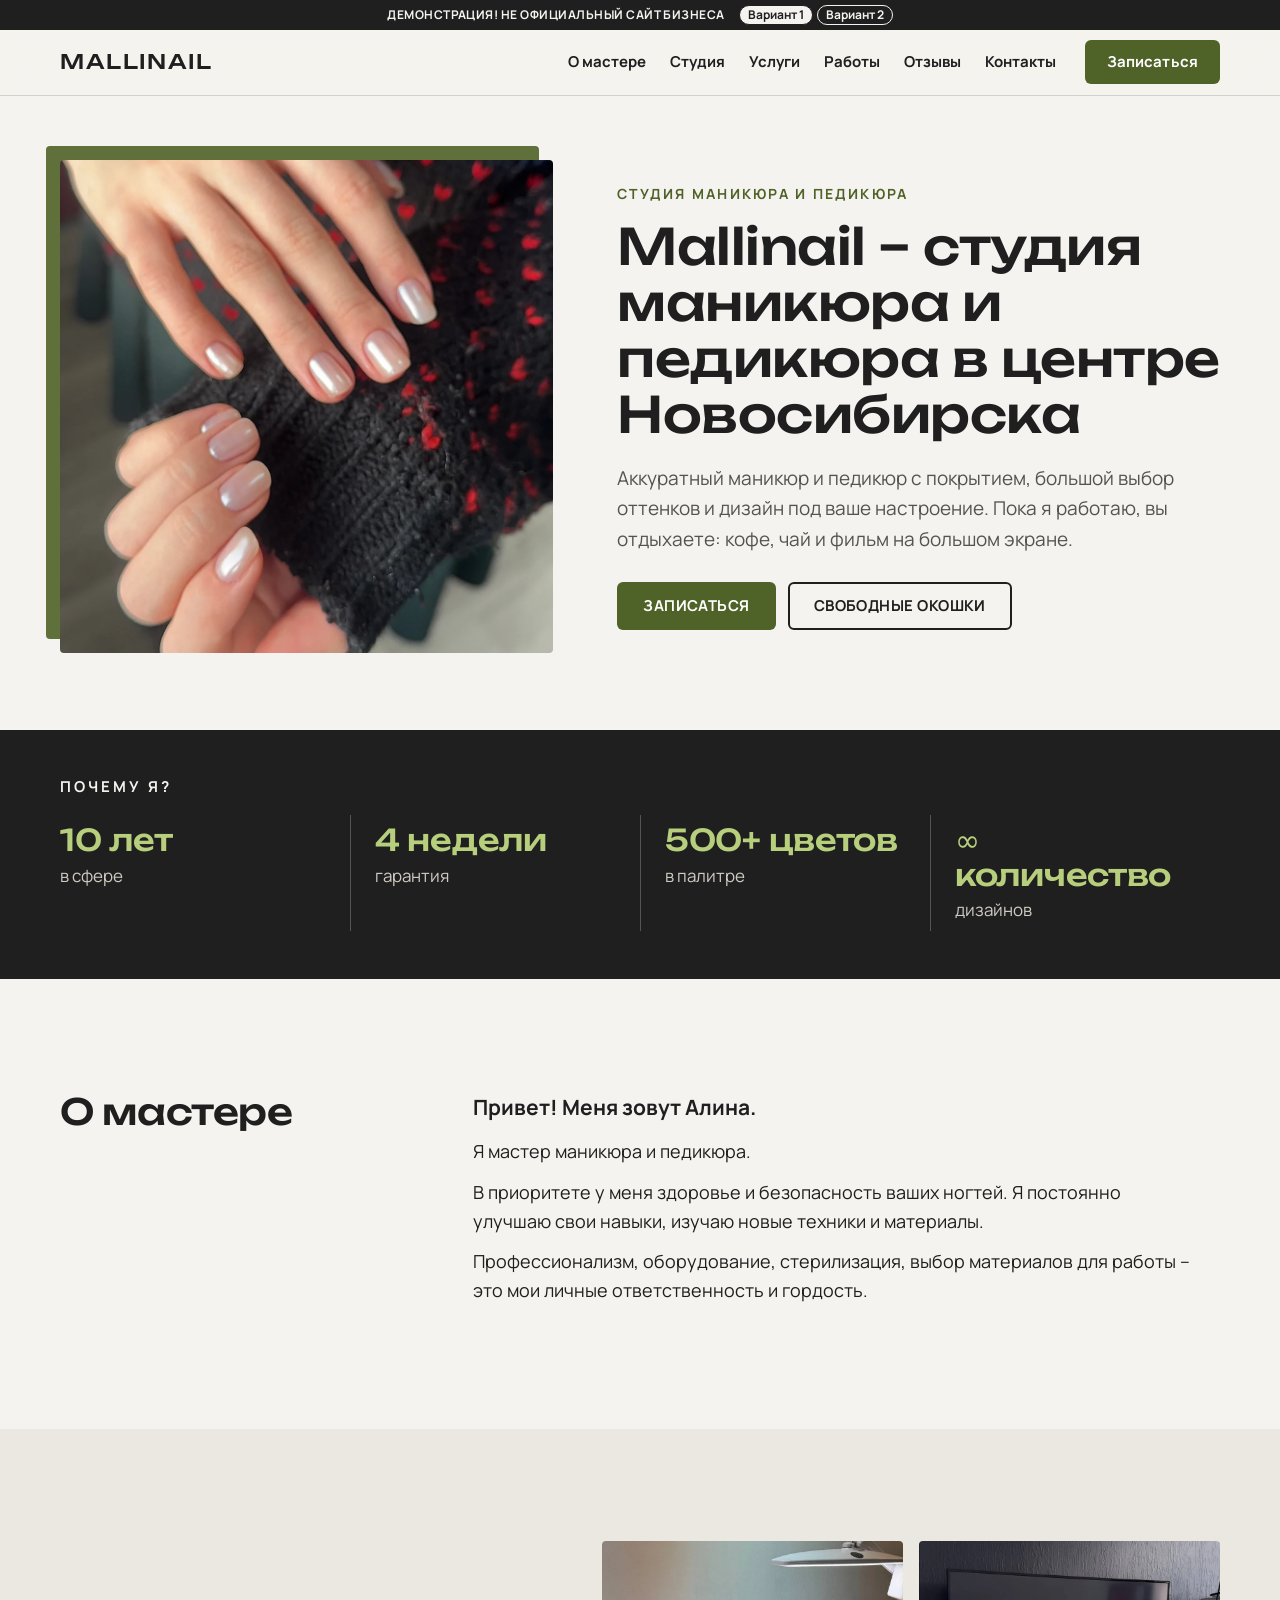
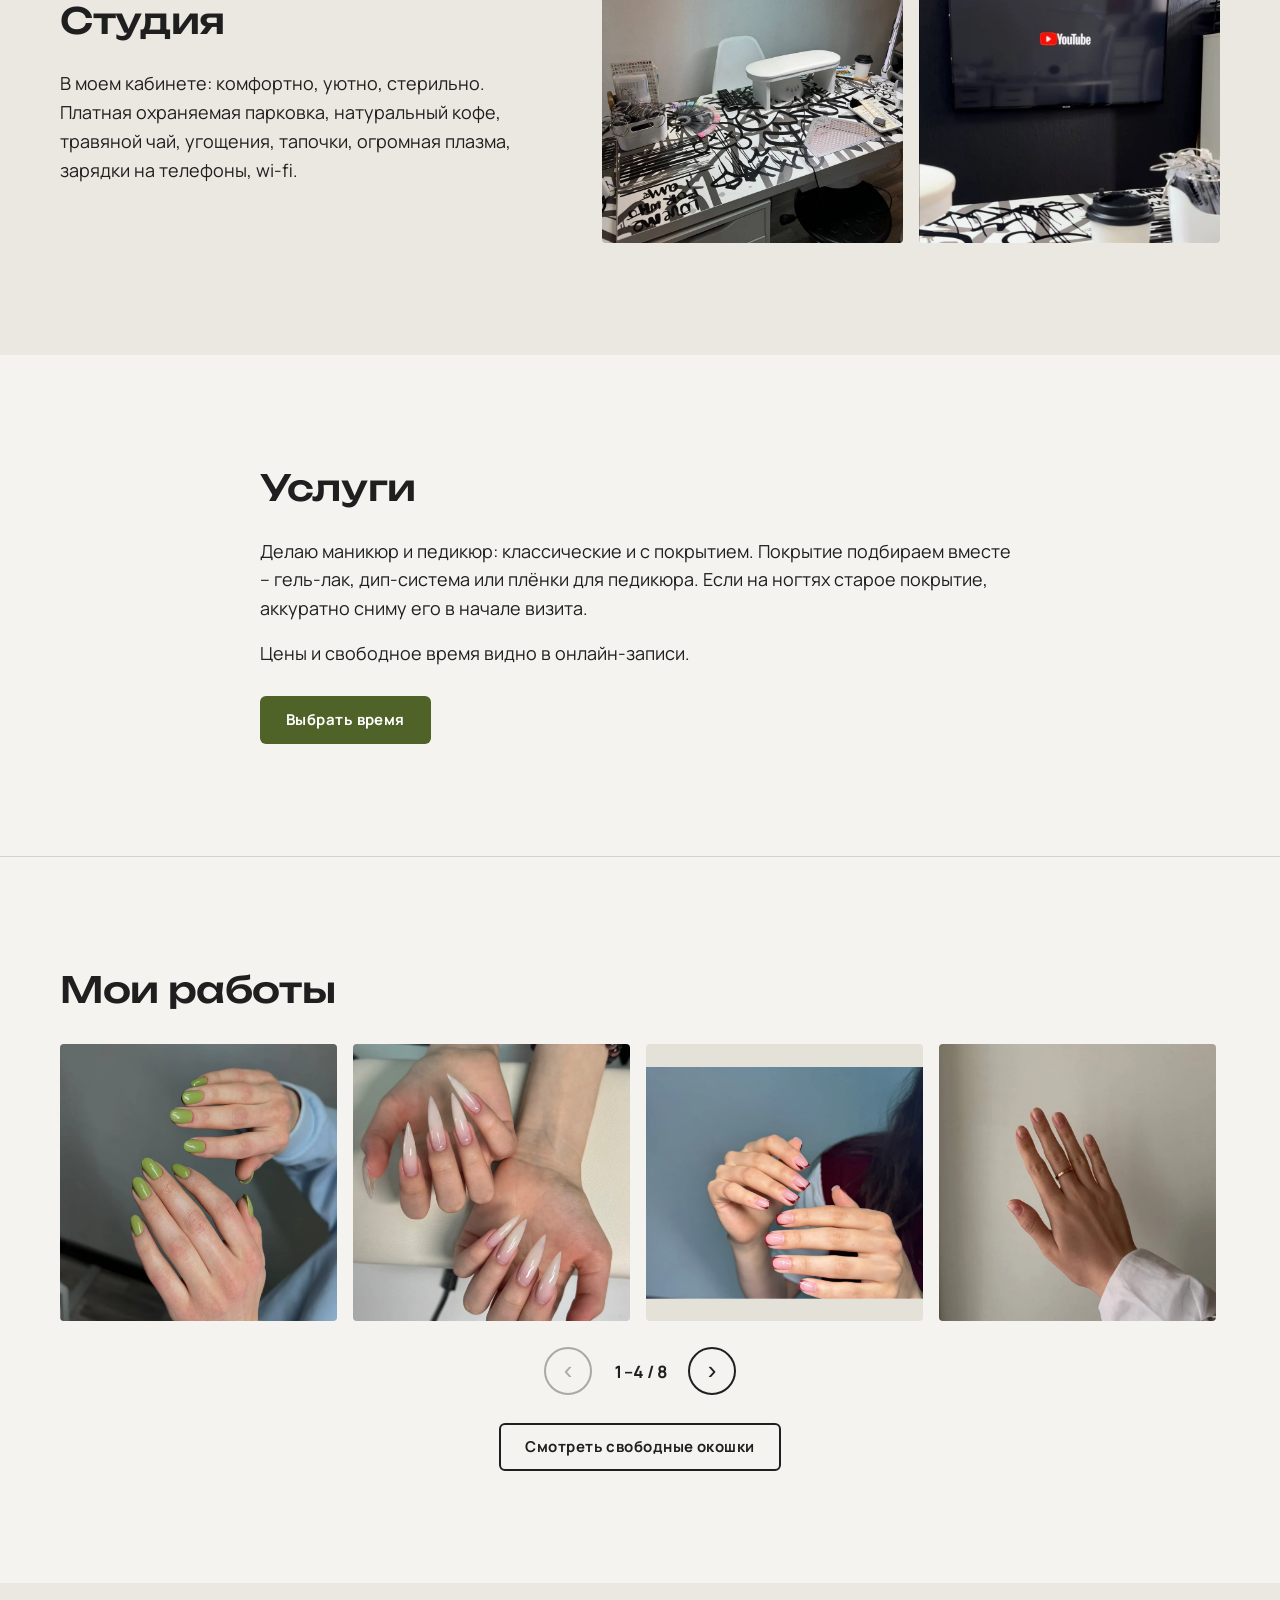
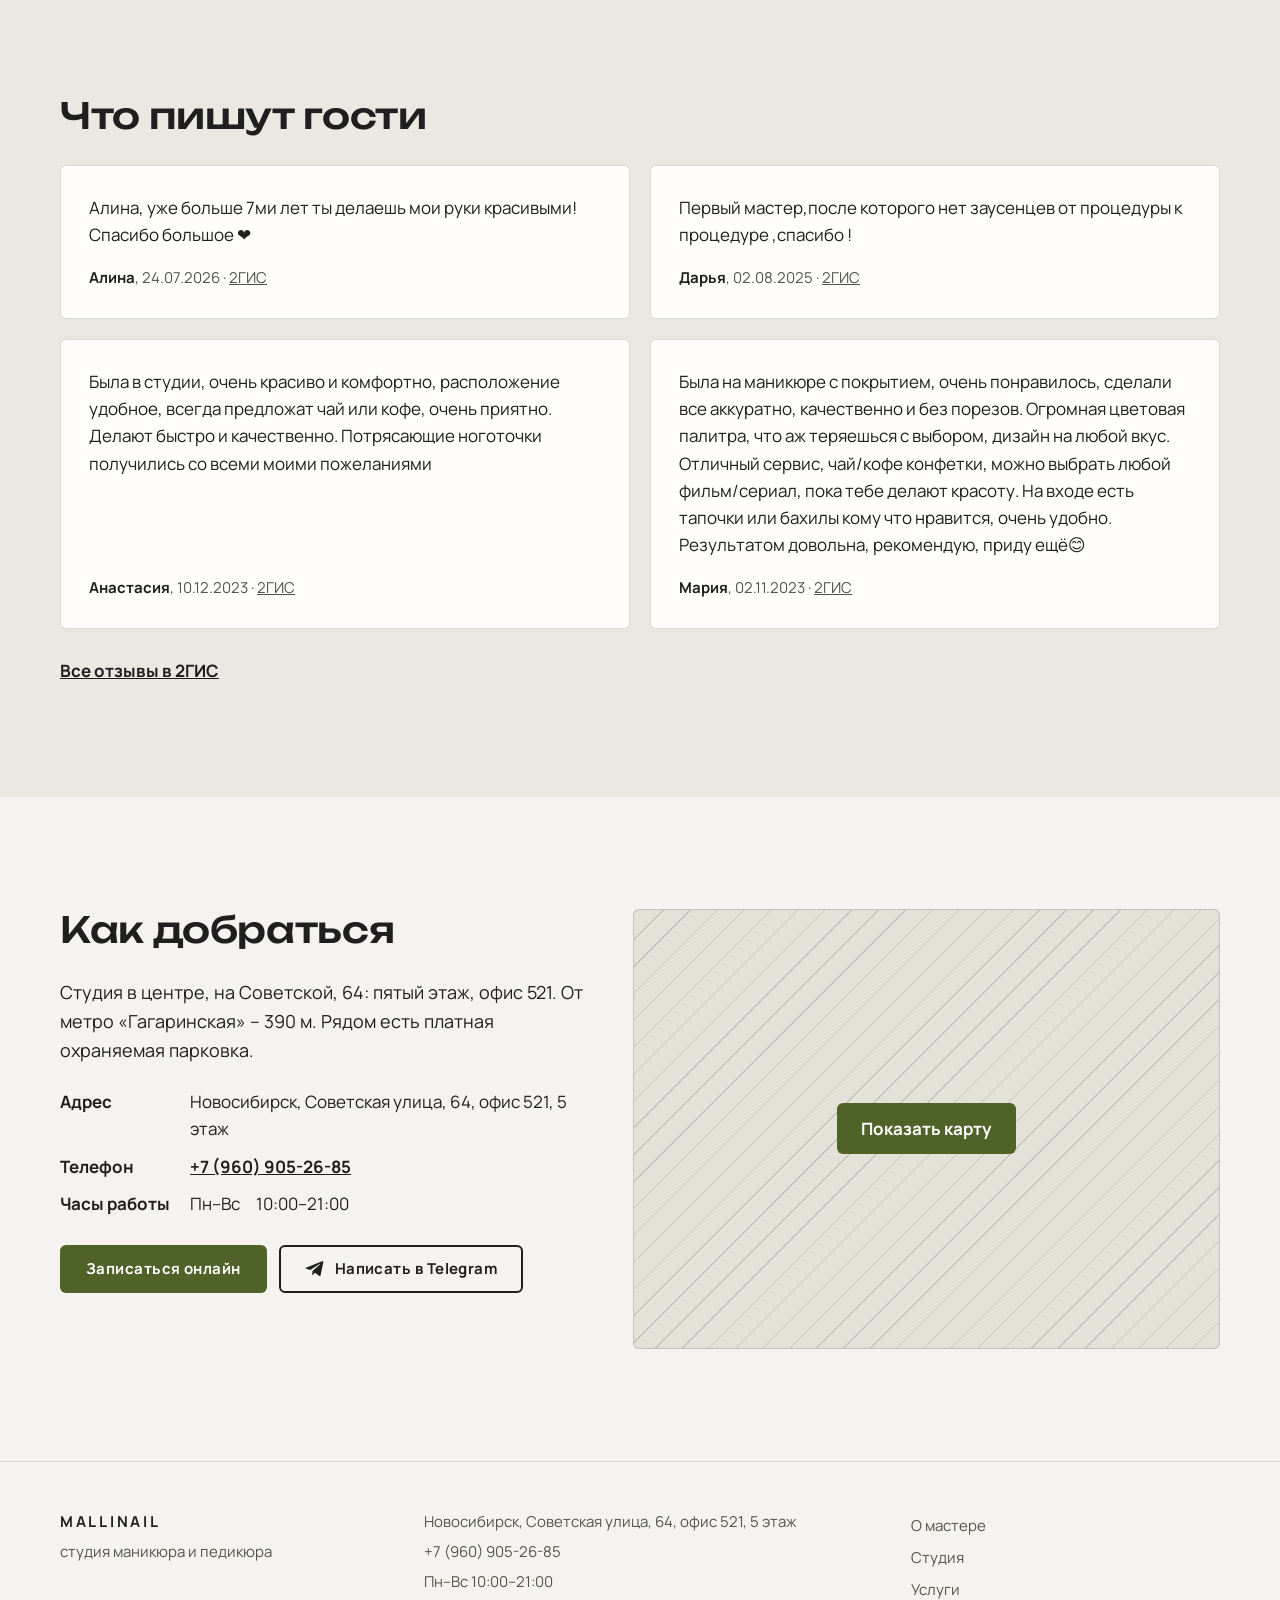
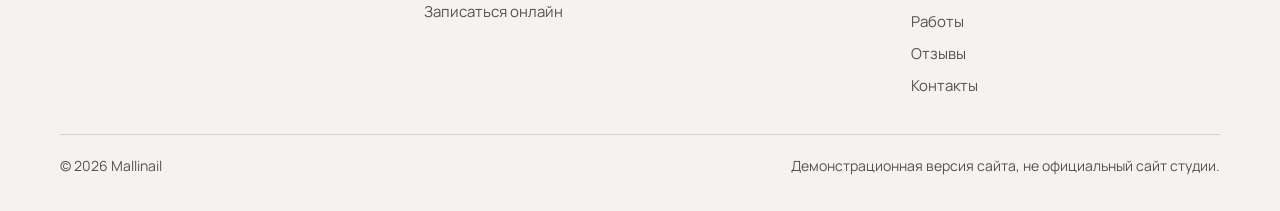
<file: index.html>
<!doctype html>
<html lang="ru">
<head>
<meta charset="utf-8">
<meta name="viewport" content="width=device-width, initial-scale=1">
<meta name="robots" content="noindex, nofollow">
<title>Mallinail · студия маникюра и педикюра · Новосибирск</title>
<meta name="description" content="Mallinail: студия маникюра и педикюра на Советской, 64 в Новосибирске, у метро «Гагаринская». Маникюр и педикюр с покрытием, ежедневно с 10:00 до 21:00.">
<meta name="theme-color" content="#1f1f1f">
<link rel="icon" href="logos/favicon.ico" sizes="any">
<link rel="icon" type="image/png" sizes="32x32" href="logos/favicon-32x32.png">
<link rel="apple-touch-icon" href="logos/apple-touch-icon.png">
<link rel="preload" href="fonts/unbounded-cyrillic-500.woff2" as="font" type="font/woff2" crossorigin>
<link rel="preload" href="fonts/manrope-cyrillic-400.woff2" as="font" type="font/woff2" crossorigin>
<link rel="preload" href="img/work-02.webp" as="image" type="image/webp" fetchpriority="high">
<link rel="stylesheet" href="css/fonts.css">
<link rel="stylesheet" href="css/main.css">
<script>document.documentElement.classList.add('js')</script>
</head>
<body>
<div class="top" id="top">
<div class="demo" role="note"><span class="demo__t">ДЕМОНСТРАЦИЯ! НЕ ОФИЦИАЛЬНЫЙ САЙТ БИЗНЕСА</span><span class="demo__sw" aria-label="Варианты дизайна"><a href="./" aria-current="page">Вариант 1</a><a href="v2/">Вариант 2</a></span></div>
<header class="hdr">
<a class="brand" href="#hero"><span class="brand__name">MALLINAIL</span></a>
<nav class="nav" id="nav" aria-label="Разделы"><ul><li><a href="#master">О мастере</a></li><li><a href="#studio">Студия</a></li><li><a href="#services">Услуги</a></li><li><a href="#works">Работы</a></li><li><a href="#reviews">Отзывы</a></li><li><a href="#contacts">Контакты</a></li></ul></nav>
<a class="btn btn--acc hdr__btn" href="https://dikidi.net/1754512" target="_blank" rel="noopener">Записаться</a>
<button class="burger" type="button" aria-expanded="false" aria-controls="nav" aria-label="Меню"><span></span><span></span><span></span></button>
</header>
</div>
<div class="spacer" aria-hidden="true"></div>
<main>
<section class="hero" id="hero">
<div class="wrap hero__grid">
<div class="hero__photo"><div class="hero__frame"><img src="img/work-02.webp" width="1024" height="1024" alt="Короткие перламутровые ногти" decoding="async" fetchpriority="high"></div></div>
<div class="hero__text">
<p class="eyebrow">студия маникюра и педикюра</p>
<h1 class="h1">Mallinail – студия маникюра и педикюра в центре Новосибирска</h1>
<p class="lead">Аккуратный маникюр и педикюр с покрытием, большой выбор оттенков и дизайн под ваше настроение. Пока я работаю, вы отдыхаете: кофе, чай и фильм на большом экране.</p>
<div class="btns"><a class="btn btn--acc" href="https://dikidi.net/1754512" target="_blank" rel="noopener">ЗАПИСАТЬСЯ</a><a class="btn btn--line" href="https://dikidi.net/1754512" target="_blank" rel="noopener">СВОБОДНЫЕ ОКОШКИ</a></div>
</div>
</div>
</section>
<section class="sec why" id="why" aria-labelledby="why-h">
<div class="wrap">
<h2 class="h2" id="why-h">ПОЧЕМУ Я?</h2>
<ul class="why__list rv"><li class="why__i"><b>10 лет</b><span>в сфере</span></li><li class="why__i"><b>4 недели</b><span>гарантия</span></li><li class="why__i"><b>500+ цветов</b><span>в палитре</span></li><li class="why__i"><b>∞ количество</b><span>дизайнов</span></li></ul>
</div>
</section>
<section class="sec master" id="master">
<div class="wrap master__in">
<h2 class="h2">О мастере</h2>
<div class="master__text rv">
<p class="master__hi">Привет! Меня зовут Алина.</p>
<p>Я мастер маникюра и педикюра.</p>
<p>В приоритете у меня здоровье и безопасность ваших ногтей. Я постоянно улучшаю свои навыки, изучаю новые техники и материалы.</p>
<p>Профессионализм, оборудование, стерилизация, выбор материалов для работы – это мои личные ответственность и гордость.</p>
</div>
</div>
</section>
<section class="sec studio" id="studio">
<div class="wrap studio__in">
<div class="studio__text rv">
<h2 class="h2">Студия</h2>
<p>В моем кабинете: комфортно, уютно, стерильно. Платная охраняемая парковка, натуральный кофе, травяной чай, угощения, тапочки, огромная плазма, зарядки на телефоны, wi-fi.</p>
</div>
<div class="studio__pics"><figure class="pic rv"><img src="img/interior-desk-lamp.webp" width="960" height="962" alt="Маникюрный стол с лампой в кабинете Mallinail" loading="lazy" decoding="async"></figure><figure class="pic rv"><img src="img/interior-tv-coffee.webp" width="862" height="866" alt="Большой экран на стене и кофе на столе в кабинете Mallinail" loading="lazy" decoding="async"></figure></div>
</div>
</section>
<section class="sec services" id="services">
<div class="wrap services__in rv">
<h2 class="h2">Услуги</h2>
<p>Делаю маникюр и педикюр: классические и с покрытием. Покрытие подбираем вместе – гель-лак, дип-система или плёнки для педикюра. Если на ногтях старое покрытие, аккуратно сниму его в начале визита.</p>
<p>Цены и свободное время видно в онлайн-записи.</p>
<a class="btn btn--acc" href="https://dikidi.net/1754512" target="_blank" rel="noopener">Выбрать время</a>
</div>
</section>
<section class="sec works" id="works">
<div class="wrap">
<h2 class="h2">Мои работы</h2>
<div class="reel" data-reel>
<ul class="reel__track" tabindex="0" aria-label="Мои работы, фото"><li class="slide"><div class="frame"><img src="img/work-03.webp" width="1024" height="1024" alt="Оливково-зелёные глянцевые ногти" loading="lazy" decoding="async"></div></li><li class="slide"><div class="frame"><img src="img/service-manikyur-gel.webp" width="1024" height="1024" alt="Длинные ногти с омбре, покрытие гель-лак" loading="lazy" decoding="async"></div></li><li class="slide"><div class="frame"><img src="img/work-01.webp" width="1024" height="856" alt="Нюдовый френч с тёмно-красной линией" loading="lazy" decoding="async"></div></li><li class="slide"><div class="frame"><img src="img/service-manikyur.webp" width="816" height="816" alt="Аккуратный маникюр без покрытия" loading="lazy" decoding="async"></div></li><li class="slide"><div class="frame"><img src="img/service-pedikyur-gel-lak.webp" width="1023" height="1024" alt="Педикюр с покрытием в сандалиях, чёрно-белое фото" loading="lazy" decoding="async"></div></li><li class="slide"><div class="frame"><img src="img/service-pedikyur-plenki.webp" width="930" height="930" alt="Педикюр с плёнками под леопард" loading="lazy" decoding="async"></div></li><li class="slide"><div class="frame"><img src="img/service-obrabotka-stopy.webp" width="800" height="804" alt="Аппаратная обработка стопы" loading="lazy" decoding="async"></div></li><li class="slide"><div class="frame"><img src="img/service-pedikyur.webp" width="540" height="542" alt="Педикюр без покрытия" loading="lazy" decoding="async"></div></li></ul>
<div class="reel__ctl"><button class="reel__btn" type="button" data-dir="-1" aria-label="Предыдущее фото">‹</button><span class="reel__count" aria-live="polite">1 / 8</span><button class="reel__btn" type="button" data-dir="1" aria-label="Следующее фото">›</button></div>
</div>
<p class="works__cta"><a class="btn btn--line" href="https://dikidi.net/1754512" target="_blank" rel="noopener">Смотреть свободные окошки</a></p>
</div>
</section>
<section class="sec reviews" id="reviews">
<div class="wrap">
<h2 class="h2">Что пишут гости</h2>
<div class="revs">
<figure class="rev rv"><blockquote><p>Алина, уже больше 7ми лет ты делаешь мои руки красивыми! Спасибо большое ❤️</p></blockquote><figcaption><b>Алина</b>, <time datetime="2026-07-24">24.07.2026</time> · <a href="https://2gis.ru/novosibirsk/firm/70000001037028900/tab/reviews" target="_blank" rel="noopener">2ГИС</a></figcaption></figure>
<figure class="rev rv"><blockquote><p>Первый мастер,после которого нет заусенцев от процедуры к процедуре ,спасибо !</p></blockquote><figcaption><b>Дарья</b>, <time datetime="2025-08-02">02.08.2025</time> · <a href="https://2gis.ru/novosibirsk/firm/70000001037028900/tab/reviews" target="_blank" rel="noopener">2ГИС</a></figcaption></figure>
<figure class="rev rv"><blockquote><p>Была в студии, очень красиво и комфортно, расположение удобное, всегда предложат чай или кофе, очень приятно. Делают быстро и качественно. Потрясающие ноготочки получились со всеми моими пожеланиями</p></blockquote><figcaption><b>Анастасия</b>, <time datetime="2023-12-10">10.12.2023</time> · <a href="https://2gis.ru/novosibirsk/firm/70000001037028900/tab/reviews" target="_blank" rel="noopener">2ГИС</a></figcaption></figure>
<figure class="rev rv"><blockquote><p>Была на маникюре с покрытием, очень понравилось, сделали все аккуратно, качественно и без порезов. Огромная цветовая палитра, что аж теряешься с выбором, дизайн на любой вкус. Отличный сервис, чай/кофе конфетки, можно выбрать любой фильм/сериал, пока тебе делают красоту. На входе есть тапочки или бахилы кому что нравится, очень удобно. Результатом довольна, рекомендую, приду ещё😊</p></blockquote><figcaption><b>Мария</b>, <time datetime="2023-11-02">02.11.2023</time> · <a href="https://2gis.ru/novosibirsk/firm/70000001037028900/tab/reviews" target="_blank" rel="noopener">2ГИС</a></figcaption></figure>
</div>
<p class="reviews__all"><a href="https://2gis.ru/novosibirsk/firm/70000001037028900/tab/reviews" target="_blank" rel="noopener">Все отзывы в 2ГИС</a></p>
</div>
</section>
<section class="sec contacts" id="contacts">
<div class="wrap contacts__in">
<div class="contacts__info rv">
<h2 class="h2">Как добраться</h2>
<p>Студия в центре, на Советской, 64: пятый этаж, офис 521. От метро «Гагаринская» – 390 м. Рядом есть платная охраняемая парковка.</p>
<dl class="nap">
<dt>Адрес</dt><dd>Новосибирск, Советская улица, 64, офис 521, 5 этаж</dd>
<dt>Телефон</dt><dd><a href="tel:+79609052685">+7 (960) 905-26-85</a></dd>
<dt>Часы работы</dt><dd><table class="hours"><tr><th scope="row">Пн–Вс</th><td>10:00–21:00</td></tr></table></dd>
</dl>
<div class="contacts__btns"><a class="btn btn--acc" href="https://dikidi.net/1754512" target="_blank" rel="noopener">Записаться онлайн</a><a class="btn btn--line tg" href="https://t.me/mallinail_nsk" target="_blank" rel="noopener"><svg viewBox="0 0 24 24" width="20" height="20" aria-hidden="true"><path fill="currentColor" d="M21.9 4.3 18.7 19.4c-.2 1.1-.9 1.3-1.8.8l-4.9-3.6-2.4 2.3c-.3.3-.5.5-1 .5l.4-5 9.1-8.2c.4-.4-.1-.6-.6-.2L6.3 13.1l-4.8-1.5c-1-.3-1.1-1 .2-1.5L20.6 2.8c.9-.3 1.6.2 1.3 1.5z"/></svg>Написать в Telegram</a></div>
</div>
<div class="map rv" id="map"><a class="map__open" href="https://yandex.ru/maps/org/mallinail/28572365251/" target="_blank" rel="noopener" data-src="https://yandex.ru/map-widget/v1/?mode=search&amp;ol=biz&amp;oid=28572365251&amp;z=17"><span>Показать карту</span></a></div>
</div>
</section>
</main>
<footer class="ftr">
<div class="wrap ftr__grid">
<div><p class="ftr__brand">MALLINAIL</p><p>студия маникюра и педикюра</p></div>
<div><p>Новосибирск, Советская улица, 64, офис 521, 5 этаж</p><p><a href="tel:+79609052685">+7 (960) 905-26-85</a></p><p>Пн–Вс 10:00–21:00</p><p><a href="https://dikidi.net/1754512" target="_blank" rel="noopener">Записаться онлайн</a></p></div>
<nav aria-label="Разделы в подвале"><ul><li><a href="#master">О мастере</a></li><li><a href="#studio">Студия</a></li><li><a href="#services">Услуги</a></li><li><a href="#works">Работы</a></li><li><a href="#reviews">Отзывы</a></li><li><a href="#contacts">Контакты</a></li></ul></nav>
</div>
<div class="wrap ftr__bottom"><p>© 2026 Mallinail</p><p>Демонстрационная версия сайта, не официальный сайт студии.</p></div>
</footer>
<script src="js/site.js" defer></script>
</body>
</html>
</file>
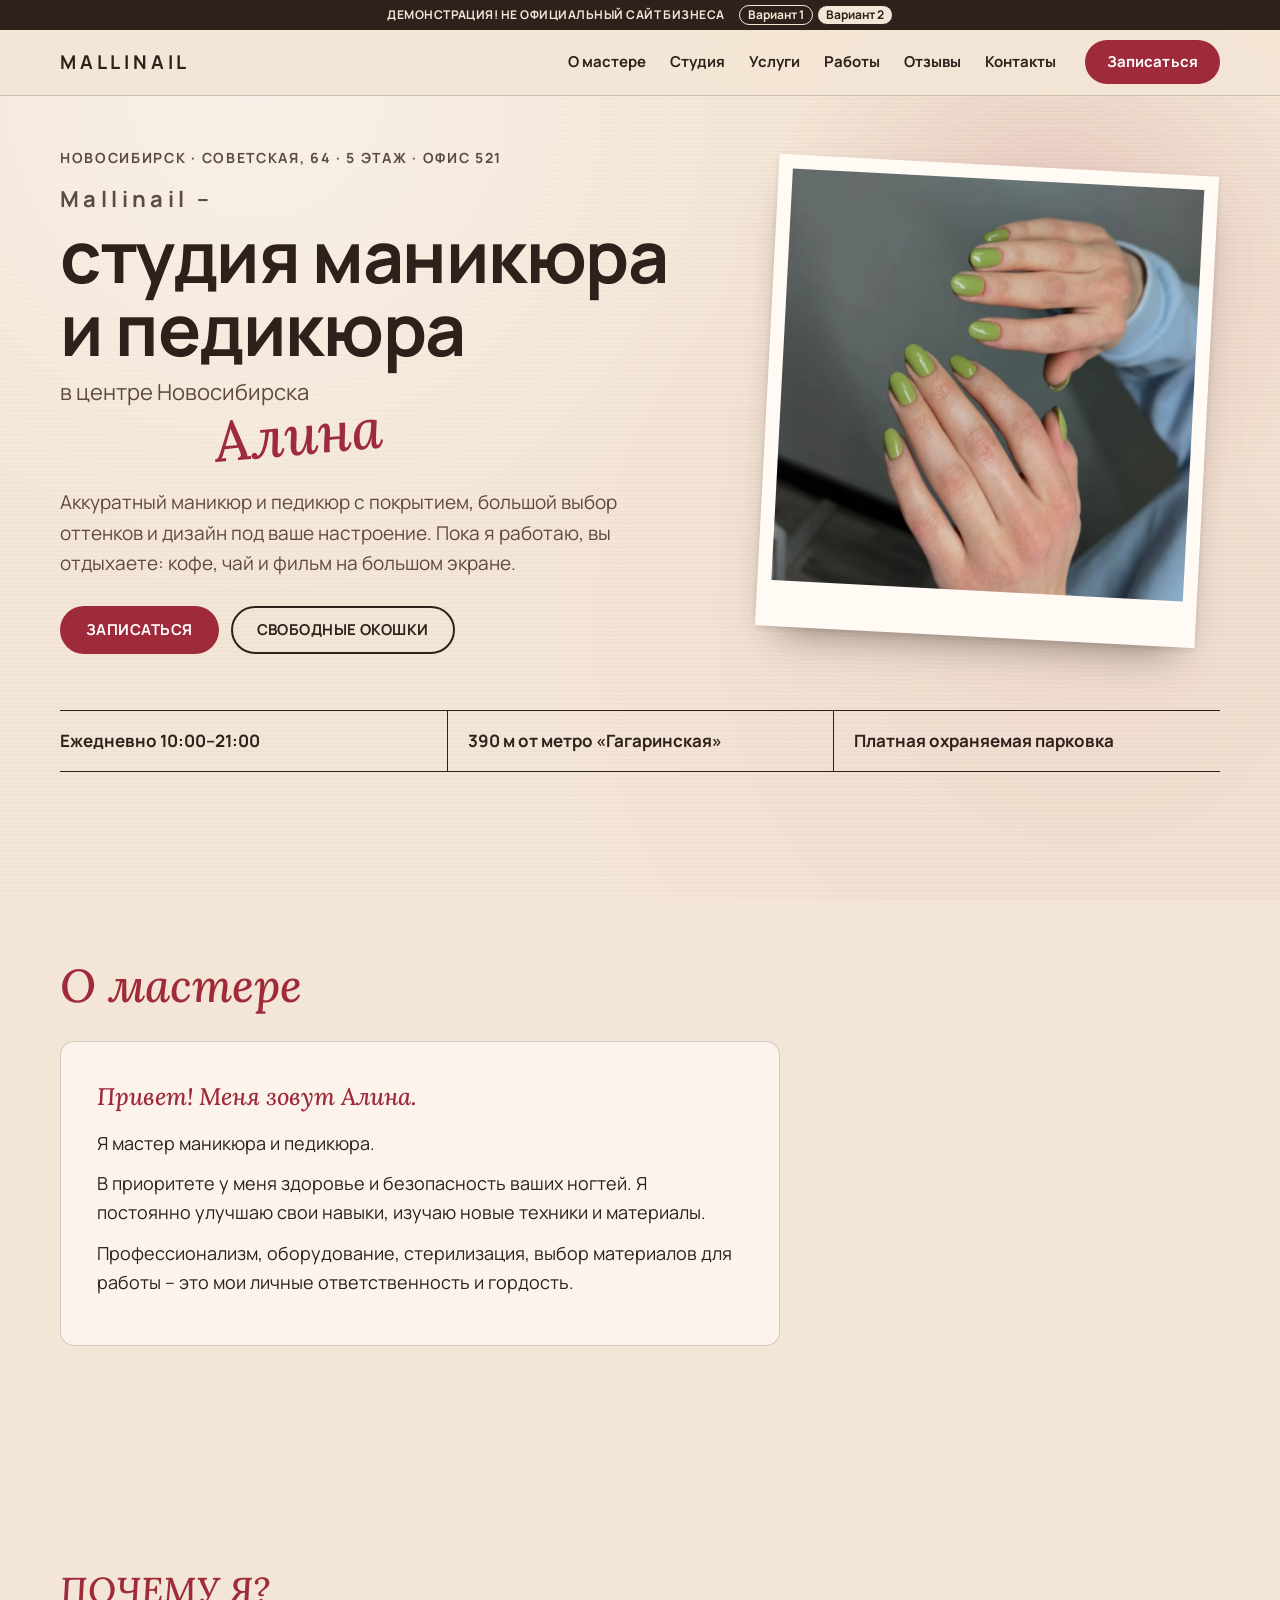
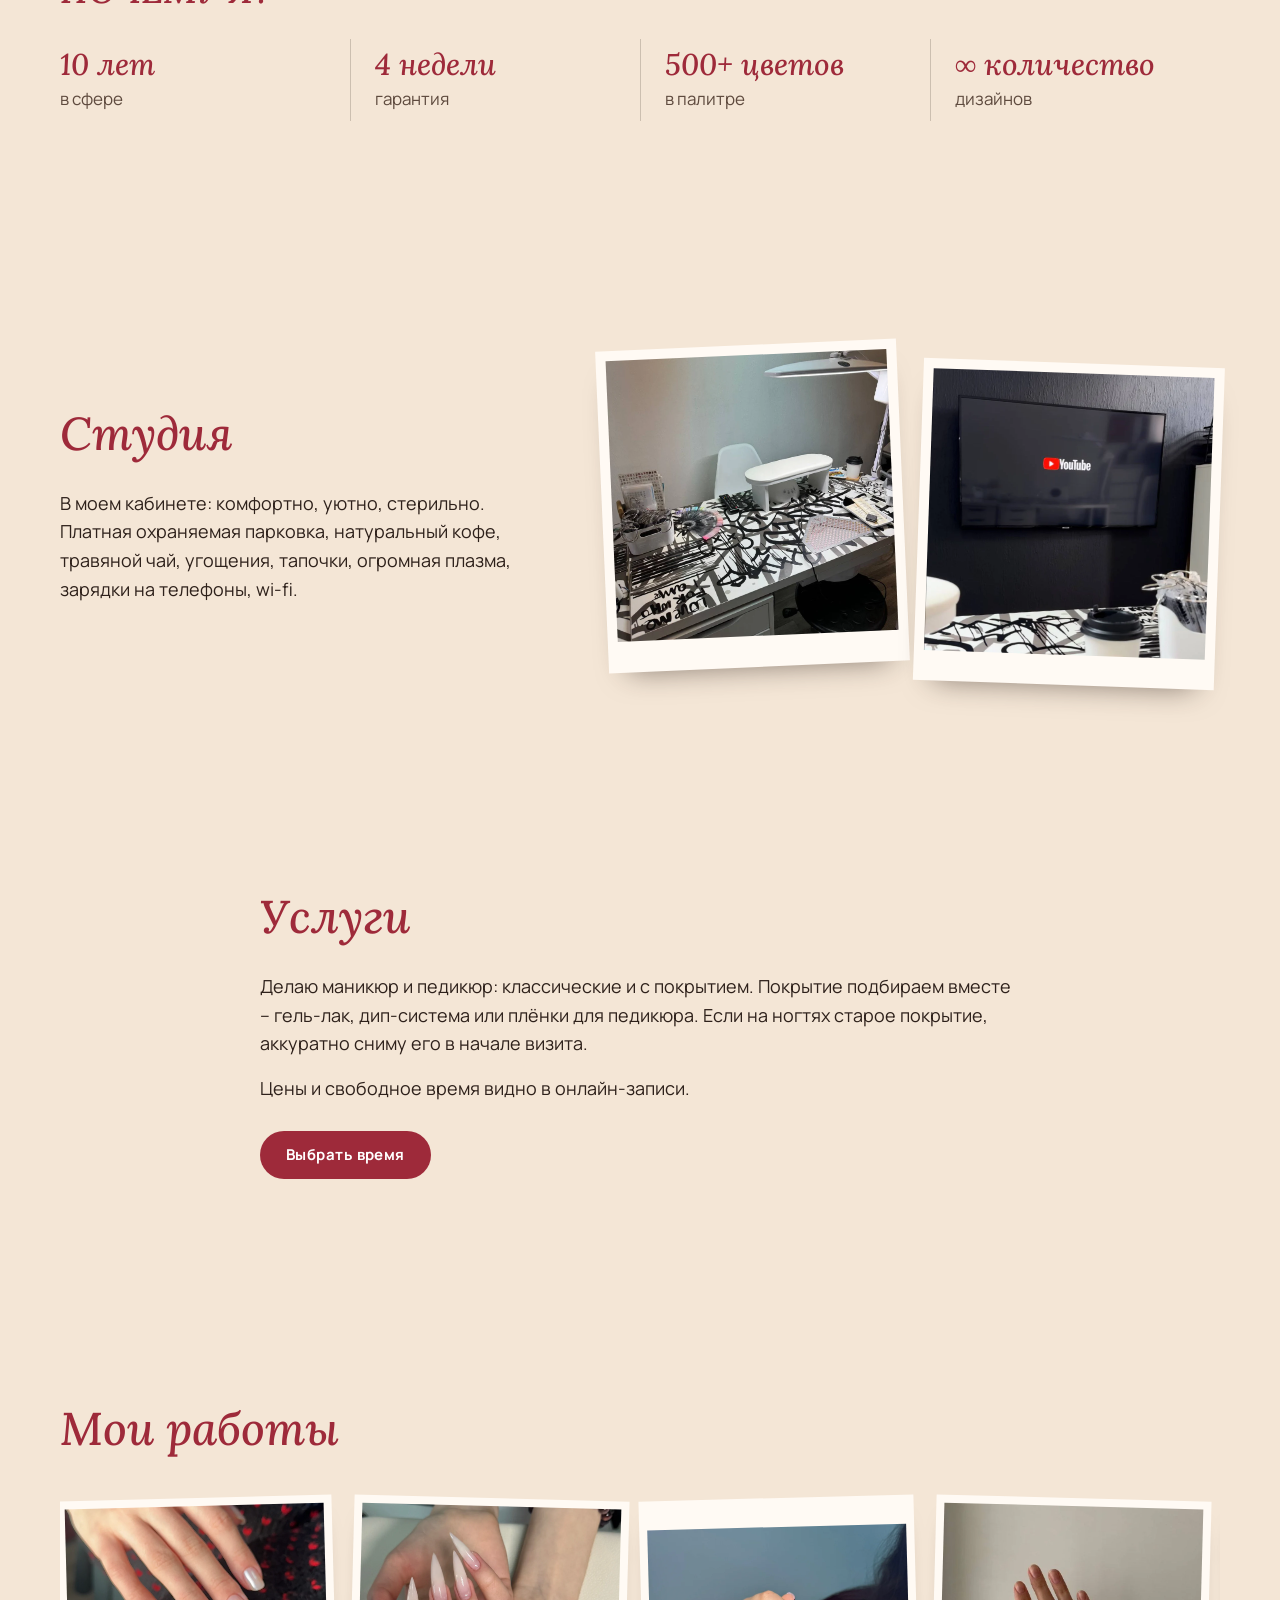
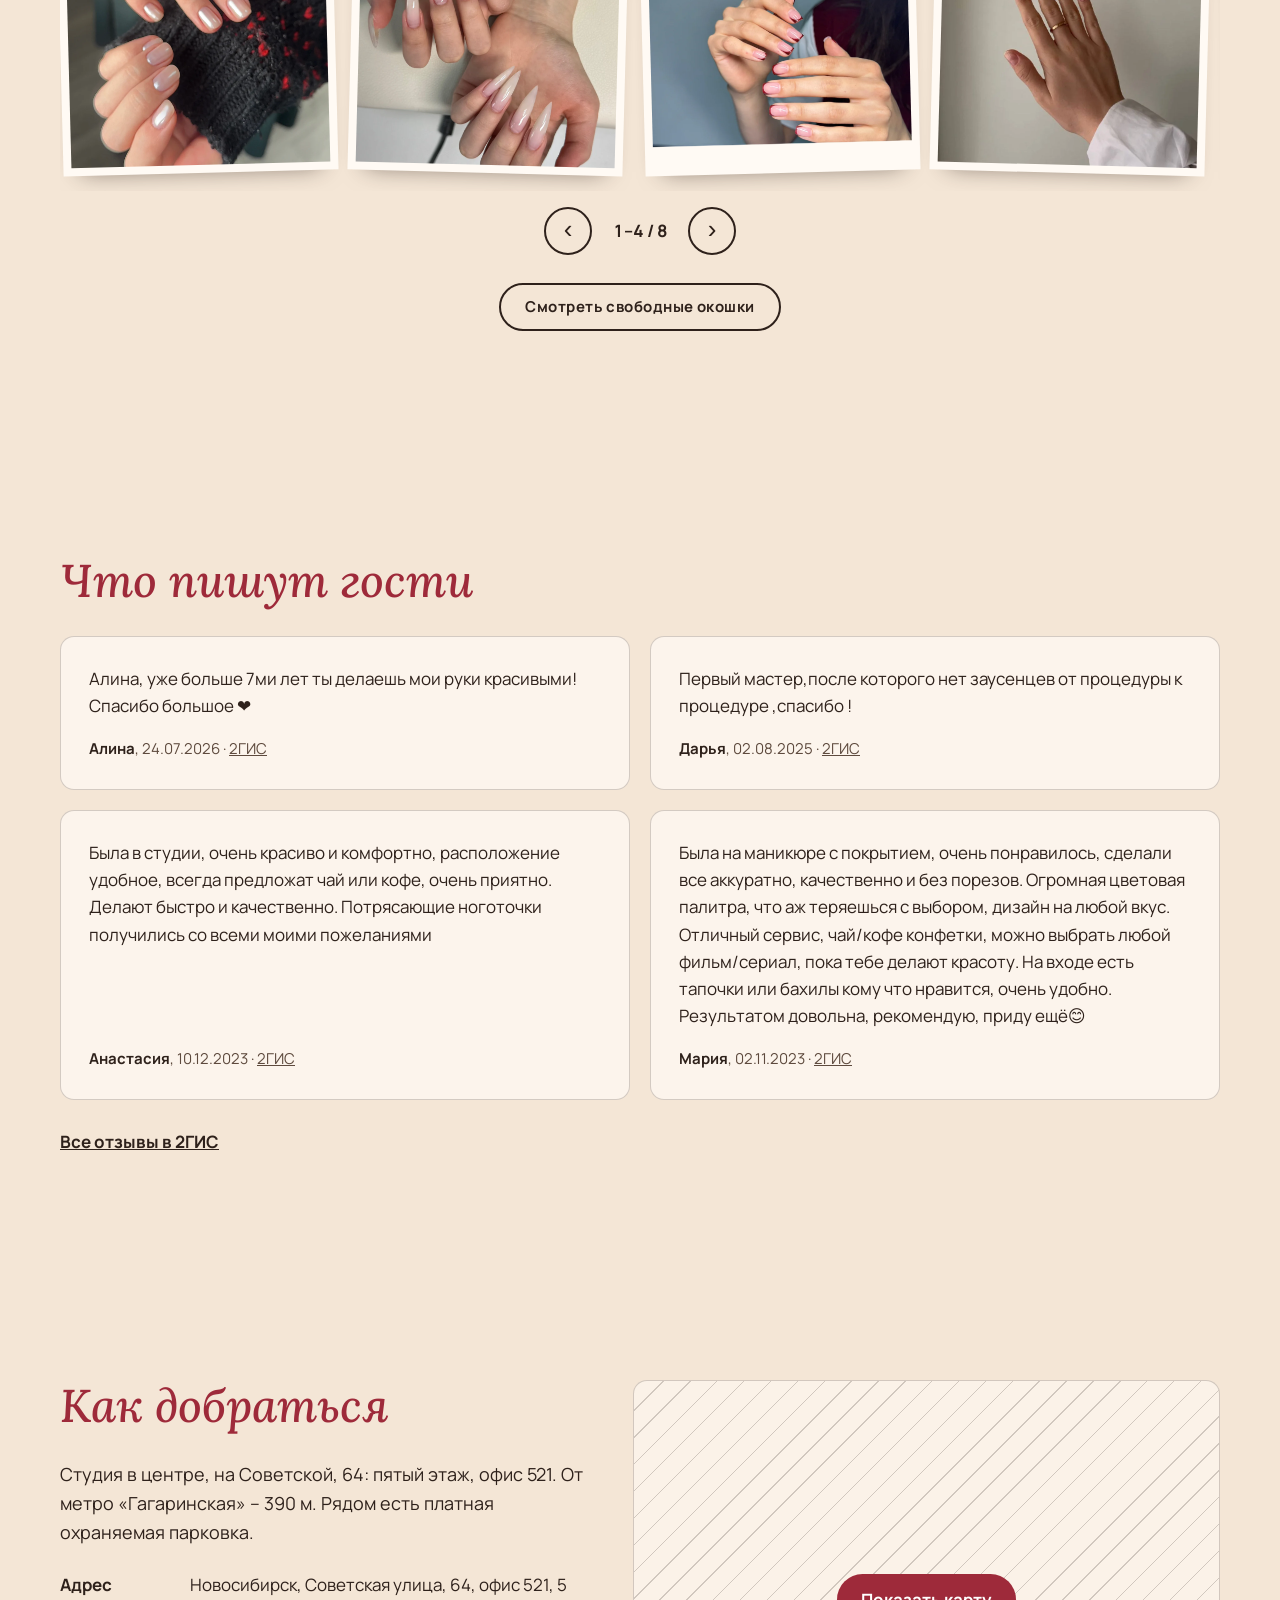
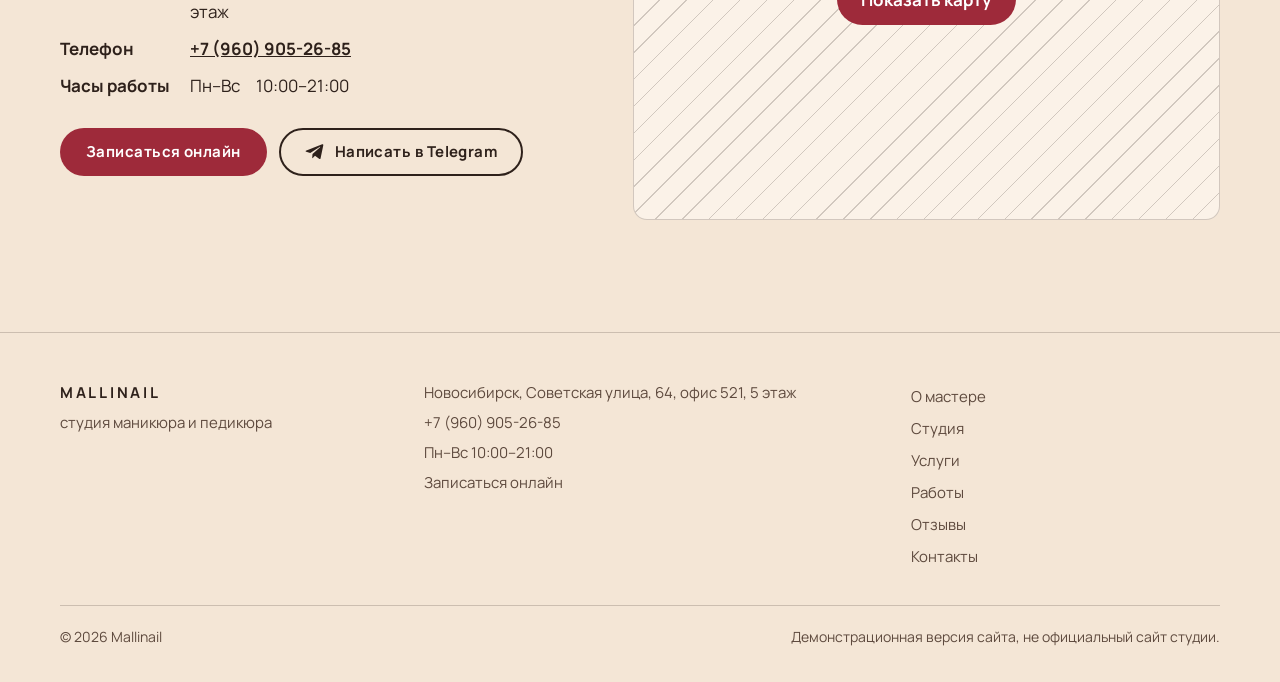
<file: v2/index.html>
<!doctype html>
<html lang="ru">
<head>
<meta charset="utf-8">
<meta name="viewport" content="width=device-width, initial-scale=1">
<meta name="robots" content="noindex, nofollow">
<title>Mallinail · студия маникюра и педикюра · Новосибирск</title>
<meta name="description" content="Mallinail: студия маникюра и педикюра на Советской, 64 в Новосибирске, у метро «Гагаринская». Маникюр и педикюр с покрытием, ежедневно с 10:00 до 21:00.">
<meta name="theme-color" content="#f4e6d6">
<link rel="icon" href="../logos/favicon.ico" sizes="any">
<link rel="icon" type="image/png" sizes="32x32" href="../logos/favicon-32x32.png">
<link rel="apple-touch-icon" href="../logos/apple-touch-icon.png">
<link rel="preload" href="../fonts/lora-cyrillic-500-italic.woff2" as="font" type="font/woff2" crossorigin>
<link rel="preload" href="../fonts/manrope-cyrillic-400.woff2" as="font" type="font/woff2" crossorigin>
<link rel="preload" href="../img/work-03.webp" as="image" type="image/webp" fetchpriority="high">
<link rel="stylesheet" href="../css/fonts.css">
<link rel="stylesheet" href="../css/v2.css">
<script>document.documentElement.classList.add('js')</script>
</head>
<body>
<div class="top" id="top">
<div class="demo" role="note"><span class="demo__t">ДЕМОНСТРАЦИЯ! НЕ ОФИЦИАЛЬНЫЙ САЙТ БИЗНЕСА</span><span class="demo__sw" aria-label="Варианты дизайна"><a href="../">Вариант 1</a><a href="./" aria-current="page">Вариант 2</a></span></div>
<header class="hdr">
<a class="brand" href="#hero"><span class="brand__name">MALLINAIL</span></a>
<nav class="nav" id="nav" aria-label="Разделы"><ul><li><a href="#master">О мастере</a></li><li><a href="#studio">Студия</a></li><li><a href="#services">Услуги</a></li><li><a href="#works">Работы</a></li><li><a href="#reviews">Отзывы</a></li><li><a href="#contacts">Контакты</a></li></ul></nav>
<a class="btn btn--acc hdr__btn" href="https://dikidi.net/1754512" target="_blank" rel="noopener">Записаться</a>
<button class="burger" type="button" aria-expanded="false" aria-controls="nav" aria-label="Меню"><span></span><span></span><span></span></button>
</header>
</div>
<div class="spacer" aria-hidden="true"></div>
<div class="spot" aria-hidden="true"></div>
<main>
<section class="hero" id="hero">
<div class="wrap hero__grid">
<p class="brow">Новосибирск · Советская, 64 · 5 этаж · офис 521</p>
<h1 class="h1"><span class="h1__a">Mallinail –</span> <span class="h1__b">студия маникюра и педикюра</span> <span class="h1__c">в центре Новосибирска</span></h1>
<p class="note">Алина</p>
<p class="lead">Аккуратный маникюр и педикюр с покрытием, большой выбор оттенков и дизайн под ваше настроение. Пока я работаю, вы отдыхаете: кофе, чай и фильм на большом экране.</p>
<div class="btns"><a class="btn btn--acc" href="https://dikidi.net/1754512" target="_blank" rel="noopener">ЗАПИСАТЬСЯ</a><a class="btn btn--line" href="https://dikidi.net/1754512" target="_blank" rel="noopener">СВОБОДНЫЕ ОКОШКИ</a></div>
<div class="hero__photo"><div class="tilt" id="tilt"><img src="../img/work-03.webp" width="1024" height="1024" alt="Оливково-зелёные глянцевые ногти" decoding="async" fetchpriority="high"></div></div>
<ul class="facts"><li>Ежедневно 10:00–21:00</li><li>390 м от метро «Гагаринская»</li><li>Платная охраняемая парковка</li></ul>
</div>
</section>
<section class="sec master" id="master">
<div class="wrap master__in">
<h2 class="h2">О мастере</h2>
<div class="master__text rv">
<p class="master__hi">Привет! Меня зовут Алина.</p>
<p>Я мастер маникюра и педикюра.</p>
<p>В приоритете у меня здоровье и безопасность ваших ногтей. Я постоянно улучшаю свои навыки, изучаю новые техники и материалы.</p>
<p>Профессионализм, оборудование, стерилизация, выбор материалов для работы – это мои личные ответственность и гордость.</p>
</div>
</div>
</section>
<section class="sec why" id="why" aria-labelledby="why-h">
<div class="wrap">
<h2 class="h2" id="why-h">ПОЧЕМУ Я?</h2>
<ul class="why__list rv"><li class="why__i"><b>10 лет</b><span>в сфере</span></li><li class="why__i"><b>4 недели</b><span>гарантия</span></li><li class="why__i"><b>500+ цветов</b><span>в палитре</span></li><li class="why__i"><b>∞ количество</b><span>дизайнов</span></li></ul>
</div>
</section>
<section class="sec studio" id="studio">
<div class="wrap studio__in">
<div class="studio__text rv">
<h2 class="h2">Студия</h2>
<p>В моем кабинете: комфортно, уютно, стерильно. Платная охраняемая парковка, натуральный кофе, травяной чай, угощения, тапочки, огромная плазма, зарядки на телефоны, wi-fi.</p>
</div>
<div class="studio__pics"><figure class="pic rv"><img src="../img/interior-desk-lamp.webp" width="960" height="962" alt="Маникюрный стол с лампой в кабинете Mallinail" loading="lazy" decoding="async"></figure><figure class="pic rv"><img src="../img/interior-tv-coffee.webp" width="862" height="866" alt="Большой экран на стене и кофе на столе в кабинете Mallinail" loading="lazy" decoding="async"></figure></div>
</div>
</section>
<section class="sec services" id="services">
<div class="wrap services__in rv">
<h2 class="h2">Услуги</h2>
<p>Делаю маникюр и педикюр: классические и с покрытием. Покрытие подбираем вместе – гель-лак, дип-система или плёнки для педикюра. Если на ногтях старое покрытие, аккуратно сниму его в начале визита.</p>
<p>Цены и свободное время видно в онлайн-записи.</p>
<a class="btn btn--acc" href="https://dikidi.net/1754512" target="_blank" rel="noopener">Выбрать время</a>
</div>
</section>
<section class="sec works" id="works">
<div class="wrap">
<h2 class="h2">Мои работы</h2>
<div class="reel" data-reel>
<ul class="reel__track" tabindex="0" aria-label="Мои работы, фото"><li class="slide"><div class="frame"><img src="../img/work-02.webp" width="1024" height="1024" alt="Короткие перламутровые ногти" loading="lazy" decoding="async"></div></li><li class="slide"><div class="frame"><img src="../img/service-manikyur-gel.webp" width="1024" height="1024" alt="Длинные ногти с омбре, покрытие гель-лак" loading="lazy" decoding="async"></div></li><li class="slide"><div class="frame"><img src="../img/work-01.webp" width="1024" height="856" alt="Нюдовый френч с тёмно-красной линией" loading="lazy" decoding="async"></div></li><li class="slide"><div class="frame"><img src="../img/service-manikyur.webp" width="816" height="816" alt="Аккуратный маникюр без покрытия" loading="lazy" decoding="async"></div></li><li class="slide"><div class="frame"><img src="../img/service-pedikyur-gel-lak.webp" width="1023" height="1024" alt="Педикюр с покрытием в сандалиях, чёрно-белое фото" loading="lazy" decoding="async"></div></li><li class="slide"><div class="frame"><img src="../img/service-pedikyur-plenki.webp" width="930" height="930" alt="Педикюр с плёнками под леопард" loading="lazy" decoding="async"></div></li><li class="slide"><div class="frame"><img src="../img/service-obrabotka-stopy.webp" width="800" height="804" alt="Аппаратная обработка стопы" loading="lazy" decoding="async"></div></li><li class="slide"><div class="frame"><img src="../img/service-pedikyur.webp" width="540" height="542" alt="Педикюр без покрытия" loading="lazy" decoding="async"></div></li></ul>
<div class="reel__ctl"><button class="reel__btn" type="button" data-dir="-1" aria-label="Предыдущее фото">‹</button><span class="reel__count" aria-live="polite">1 / 8</span><button class="reel__btn" type="button" data-dir="1" aria-label="Следующее фото">›</button></div>
</div>
<p class="works__cta"><a class="btn btn--line" href="https://dikidi.net/1754512" target="_blank" rel="noopener">Смотреть свободные окошки</a></p>
</div>
</section>
<section class="sec reviews" id="reviews">
<div class="wrap">
<h2 class="h2">Что пишут гости</h2>
<div class="revs">
<figure class="rev rv"><blockquote><p>Алина, уже больше 7ми лет ты делаешь мои руки красивыми! Спасибо большое ❤️</p></blockquote><figcaption><b>Алина</b>, <time datetime="2026-07-24">24.07.2026</time> · <a href="https://2gis.ru/novosibirsk/firm/70000001037028900/tab/reviews" target="_blank" rel="noopener">2ГИС</a></figcaption></figure>
<figure class="rev rv"><blockquote><p>Первый мастер,после которого нет заусенцев от процедуры к процедуре ,спасибо !</p></blockquote><figcaption><b>Дарья</b>, <time datetime="2025-08-02">02.08.2025</time> · <a href="https://2gis.ru/novosibirsk/firm/70000001037028900/tab/reviews" target="_blank" rel="noopener">2ГИС</a></figcaption></figure>
<figure class="rev rv"><blockquote><p>Была в студии, очень красиво и комфортно, расположение удобное, всегда предложат чай или кофе, очень приятно. Делают быстро и качественно. Потрясающие ноготочки получились со всеми моими пожеланиями</p></blockquote><figcaption><b>Анастасия</b>, <time datetime="2023-12-10">10.12.2023</time> · <a href="https://2gis.ru/novosibirsk/firm/70000001037028900/tab/reviews" target="_blank" rel="noopener">2ГИС</a></figcaption></figure>
<figure class="rev rv"><blockquote><p>Была на маникюре с покрытием, очень понравилось, сделали все аккуратно, качественно и без порезов. Огромная цветовая палитра, что аж теряешься с выбором, дизайн на любой вкус. Отличный сервис, чай/кофе конфетки, можно выбрать любой фильм/сериал, пока тебе делают красоту. На входе есть тапочки или бахилы кому что нравится, очень удобно. Результатом довольна, рекомендую, приду ещё😊</p></blockquote><figcaption><b>Мария</b>, <time datetime="2023-11-02">02.11.2023</time> · <a href="https://2gis.ru/novosibirsk/firm/70000001037028900/tab/reviews" target="_blank" rel="noopener">2ГИС</a></figcaption></figure>
</div>
<p class="reviews__all"><a href="https://2gis.ru/novosibirsk/firm/70000001037028900/tab/reviews" target="_blank" rel="noopener">Все отзывы в 2ГИС</a></p>
</div>
</section>
<section class="sec contacts" id="contacts">
<div class="wrap contacts__in">
<div class="contacts__info rv">
<h2 class="h2">Как добраться</h2>
<p>Студия в центре, на Советской, 64: пятый этаж, офис 521. От метро «Гагаринская» – 390 м. Рядом есть платная охраняемая парковка.</p>
<dl class="nap">
<dt>Адрес</dt><dd>Новосибирск, Советская улица, 64, офис 521, 5 этаж</dd>
<dt>Телефон</dt><dd><a href="tel:+79609052685">+7 (960) 905-26-85</a></dd>
<dt>Часы работы</dt><dd><table class="hours"><tr><th scope="row">Пн–Вс</th><td>10:00–21:00</td></tr></table></dd>
</dl>
<div class="contacts__btns"><a class="btn btn--acc" href="https://dikidi.net/1754512" target="_blank" rel="noopener">Записаться онлайн</a><a class="btn btn--line tg" href="https://t.me/mallinail_nsk" target="_blank" rel="noopener"><svg viewBox="0 0 24 24" width="20" height="20" aria-hidden="true"><path fill="currentColor" d="M21.9 4.3 18.7 19.4c-.2 1.1-.9 1.3-1.8.8l-4.9-3.6-2.4 2.3c-.3.3-.5.5-1 .5l.4-5 9.1-8.2c.4-.4-.1-.6-.6-.2L6.3 13.1l-4.8-1.5c-1-.3-1.1-1 .2-1.5L20.6 2.8c.9-.3 1.6.2 1.3 1.5z"/></svg>Написать в Telegram</a></div>
</div>
<div class="map rv" id="map"><a class="map__open" href="https://yandex.ru/maps/org/mallinail/28572365251/" target="_blank" rel="noopener" data-src="https://yandex.ru/map-widget/v1/?mode=search&amp;ol=biz&amp;oid=28572365251&amp;z=17"><span>Показать карту</span></a></div>
</div>
</section>
</main>
<footer class="ftr">
<div class="wrap ftr__grid">
<div><p class="ftr__brand">MALLINAIL</p><p>студия маникюра и педикюра</p></div>
<div><p>Новосибирск, Советская улица, 64, офис 521, 5 этаж</p><p><a href="tel:+79609052685">+7 (960) 905-26-85</a></p><p>Пн–Вс 10:00–21:00</p><p><a href="https://dikidi.net/1754512" target="_blank" rel="noopener">Записаться онлайн</a></p></div>
<nav aria-label="Разделы в подвале"><ul><li><a href="#master">О мастере</a></li><li><a href="#studio">Студия</a></li><li><a href="#services">Услуги</a></li><li><a href="#works">Работы</a></li><li><a href="#reviews">Отзывы</a></li><li><a href="#contacts">Контакты</a></li></ul></nav>
</div>
<div class="wrap ftr__bottom"><p>© 2026 Mallinail</p><p>Демонстрационная версия сайта, не официальный сайт студии.</p></div>
</footer>
<script src="../js/site.js" defer></script>
<script src="../js/v2.js" defer></script>
</body>
</html>
</file>
<file: css/fonts.css>
@font-face{font-family:'Unbounded';font-style:normal;font-weight:500;font-display:swap;src:url(../fonts/unbounded-cyrillic-500.woff2) format('woff2');unicode-range:U+0301,U+0400-045F,U+0490-0491,U+04B0-04B1,U+2116}
@font-face{font-family:'Unbounded';font-style:normal;font-weight:500;font-display:swap;src:url(../fonts/unbounded-latin-500.woff2) format('woff2');unicode-range:U+0000-00FF,U+0131,U+0152-0153,U+02BB-02BC,U+02C6,U+02DA,U+02DC,U+2000-206F,U+20AC,U+2122,U+2191,U+2193,U+2212,U+2215,U+221E,U+FEFF,U+FFFD}
@font-face{font-family:'Lora';font-style:italic;font-weight:500;font-display:swap;src:url(../fonts/lora-cyrillic-500-italic.woff2) format('woff2');unicode-range:U+0301,U+0400-045F,U+0490-0491,U+04B0-04B1,U+2116}
@font-face{font-family:'Lora';font-style:italic;font-weight:500;font-display:swap;src:url(../fonts/lora-latin-500-italic.woff2) format('woff2');unicode-range:U+0000-00FF,U+0131,U+0152-0153,U+02BB-02BC,U+02C6,U+02DA,U+02DC,U+2000-206F,U+20AC,U+2122,U+2191,U+2193,U+2212,U+2215,U+221E,U+FEFF,U+FFFD}
@font-face{font-family:'Manrope';font-style:normal;font-weight:400;font-display:swap;src:url(../fonts/manrope-cyrillic-400.woff2) format('woff2');unicode-range:U+0301,U+0400-045F,U+0490-0491,U+04B0-04B1,U+2116}
@font-face{font-family:'Manrope';font-style:normal;font-weight:400;font-display:swap;src:url(../fonts/manrope-latin-400.woff2) format('woff2');unicode-range:U+0000-00FF,U+0131,U+0152-0153,U+02BB-02BC,U+02C6,U+02DA,U+02DC,U+2000-206F,U+20AC,U+2122,U+2191,U+2193,U+2212,U+2215,U+221E,U+FEFF,U+FFFD}
@font-face{font-family:'Manrope';font-style:normal;font-weight:700;font-display:swap;src:url(../fonts/manrope-cyrillic-700.woff2) format('woff2');unicode-range:U+0301,U+0400-045F,U+0490-0491,U+04B0-04B1,U+2116}
@font-face{font-family:'Manrope';font-style:normal;font-weight:700;font-display:swap;src:url(../fonts/manrope-latin-700.woff2) format('woff2');unicode-range:U+0000-00FF,U+0131,U+0152-0153,U+02BB-02BC,U+02C6,U+02DA,U+02DC,U+2000-206F,U+20AC,U+2122,U+2191,U+2193,U+2212,U+2215,U+221E,U+FEFF,U+FFFD}
</file>
<file: css/main.css>
:root{--bg:#f5f3ef;--bg2:#ebe8e1;--ink:#1f1f1f;--muted:#55534e;--acc:#4f6228;--acc-h:#3d4c1e;--acc-ink:#fff;--line:rgba(31,31,31,.16);--panel:#fffefb;--strip-bg:#1f1f1f;--strip-ink:#f5f3ef;--hdr-bg:rgba(245,243,239,.94);--frame:#e4e1d9;--r-btn:6px;--r-img:4px;--r-card:6px}
*,*::before,*::after{box-sizing:border-box}
html{-webkit-text-size-adjust:100%;scroll-padding-top:calc(var(--toph,100px) + 8px)}
body{margin:0;background:var(--bg);color:var(--ink);font:400 17px/1.6 'Manrope',system-ui,sans-serif;overflow-x:hidden}
img{max-width:100%;height:auto;display:block}
a{color:inherit}
ul{margin:0;padding:0;list-style:none}
.wrap{width:min(1160px,100% - 40px);margin-inline:auto}
.h1{margin:0 0 20px;overflow-wrap:break-word}
.h2{margin:0 0 28px;line-height:1.15}
.lead{color:var(--muted);margin:0 0 28px;max-width:36em;font-size:clamp(17px,1.5vw,19px)}
.btns{display:flex;flex-wrap:wrap;gap:12px}
.btn{display:inline-flex;align-items:center;justify-content:center;gap:10px;min-height:48px;padding:12px 24px;border-radius:var(--r-btn);font-weight:700;font-size:15px;line-height:1.2;letter-spacing:.03em;text-decoration:none;text-align:center;border:2px solid transparent;transition:background-color .2s,color .2s,border-color .2s}
.btn--acc{background:var(--acc);color:var(--acc-ink)}
.btn--acc:hover{background:var(--acc-h)}
.btn--line{border-color:currentColor;color:var(--ink)}
.btn--line:hover{background:var(--ink);color:var(--bg)}
a:focus-visible,button:focus-visible,.reel__track:focus-visible{outline:3px solid var(--acc);outline-offset:3px}
.top{position:fixed;inset:0 0 auto 0;z-index:50}
.demo{background:var(--strip-bg);color:var(--strip-ink);display:flex;flex-wrap:wrap;align-items:center;justify-content:center;gap:2px 14px;padding:5px 12px;font-size:12px;line-height:1.3;font-weight:700;letter-spacing:.04em;text-align:center}
.demo__sw{display:inline-flex;gap:4px}
.demo__sw a{display:inline-block;padding:1px 8px;border-radius:999px;text-decoration:none;border:1px solid currentColor;letter-spacing:0}
.demo__sw a[aria-current]{background:var(--strip-ink);color:var(--strip-bg)}
.hdr{background:var(--hdr-bg);backdrop-filter:blur(8px);-webkit-backdrop-filter:blur(8px);border-bottom:1px solid var(--line);display:flex;align-items:center;gap:18px;height:66px;padding:0 max(20px,(100% - 1160px)/2)}
.brand{text-decoration:none;margin-right:auto;white-space:nowrap;color:var(--ink);display:flex;align-items:center;min-height:44px}
.nav ul{display:flex;gap:2px}
.nav a{display:flex;align-items:center;min-height:44px;padding:0 11px;text-decoration:none;font-weight:700;font-size:15px;border-radius:10px}
.nav a:hover{background:var(--line)}
.hdr .hdr__btn{min-height:44px;padding:10px 20px;font-size:15px;letter-spacing:.01em}
.burger{display:none;width:44px;height:44px;flex:0 0 44px;border:0;border-radius:10px;background:transparent;color:var(--ink);cursor:pointer;padding:0;position:relative}
.burger span{position:absolute;left:11px;right:11px;height:2px;background:currentColor;border-radius:2px;transition:transform .25s,opacity .2s}
.burger span:nth-child(1){top:15px}.burger span:nth-child(2){top:21px}.burger span:nth-child(3){top:27px}
.burger[aria-expanded="true"] span:nth-child(1){transform:translateY(6px) rotate(45deg)}
.burger[aria-expanded="true"] span:nth-child(2){opacity:0}
.burger[aria-expanded="true"] span:nth-child(3){transform:translateY(-6px) rotate(-45deg)}
.spacer{height:var(--toph,92px)}
@media (max-width:1060px){
 .burger{display:block}
 .nav{position:absolute;left:0;right:0;top:100%;background:var(--bg);border-bottom:1px solid var(--line);box-shadow:0 20px 30px -20px rgba(0,0,0,.35);display:none;padding:8px 20px 16px}
 .nav.open{display:block}
 .nav ul{flex-direction:column}
 .nav a{min-height:48px;font-size:18px}
}
@media (max-width:480px){
 .hdr{gap:8px;height:58px;padding:0 12px}
 .hdr .hdr__btn{padding:8px 14px;font-size:14px}
 .demo{font-size:10.5px;gap:2px 10px;padding:4px 8px}
}
@media (max-width:400px){.demo{font-size:10px;letter-spacing:0;gap:2px 8px;padding:4px 6px}}
@media (max-width:350px){.hdr{gap:6px;padding:0 10px}.hdr .hdr__btn{padding:8px 11px}}
.sec{padding:clamp(64px,9vw,112px) 0;position:relative}
.why__list{display:grid;grid-template-columns:repeat(4,1fr)}
.why__i{display:flex;flex-direction:column;gap:4px;padding:8px 24px;border-left:1px solid var(--line)}
.why__i:first-child{border-left:0;padding-left:0}
.why__i b{font-size:clamp(22px,2.4vw,30px);line-height:1.15}
.why__i span{color:var(--muted)}
@media (max-width:760px){.why__list{grid-template-columns:1fr 1fr;gap:20px 0}.why__i:nth-child(3){border-left:0;padding-left:0}}
@media (max-width:360px){.why__i{padding:6px 14px}}
.master__text{max-width:40em;font-size:18px}
.master__text p{margin:0 0 12px}
.studio__in{display:grid;grid-template-columns:1fr 1.25fr;gap:48px;align-items:center}
.studio__text p{font-size:18px;margin:0}
.studio__pics{display:grid;grid-template-columns:1fr 1fr;gap:16px}
.pic{margin:0}
.pic img{width:100%;height:auto;border-radius:var(--r-img)}
@media (max-width:860px){.studio__in{grid-template-columns:1fr;gap:28px}}
.services__in{max-width:760px}
.services__in p{font-size:18px;margin:0 0 16px}
.services__in .btn{margin-top:12px}
.reel{position:relative}
.reel__track{display:flex;gap:16px;overflow-x:auto;scroll-snap-type:x mandatory;scroll-behavior:smooth;scrollbar-width:none;padding:6px 2px 10px;overscroll-behavior-x:contain}
.reel__track::-webkit-scrollbar{display:none}
.slide{flex:0 0 calc((100% - 48px)/4);scroll-snap-align:start}
.frame{aspect-ratio:1/1;background:var(--frame);border-radius:var(--r-img);overflow:hidden;display:flex;align-items:center;justify-content:center}
.frame img{width:100%;height:100%;object-fit:contain}
.reel__ctl{display:flex;align-items:center;justify-content:center;gap:16px;margin-top:16px}
.reel__btn{width:48px;height:48px;border-radius:50%;border:2px solid var(--ink);background:transparent;color:var(--ink);font-size:26px;line-height:1;cursor:pointer;display:flex;align-items:center;justify-content:center;padding:0 0 3px}
.reel__btn:hover:not(:disabled){background:var(--ink);color:var(--bg)}
.reel__btn:disabled{opacity:.35;cursor:default}
.reel__count{min-width:64px;text-align:center;font-weight:700;font-variant-numeric:tabular-nums}
html:not(.js) .reel__ctl{display:none}
.works__cta{margin:28px 0 0;text-align:center}
@media (max-width:900px){.slide{flex-basis:calc((100% - 16px)/2)}}
@media (max-width:560px){.slide{flex-basis:84%}}
.revs{display:grid;grid-template-columns:repeat(2,1fr);gap:20px}
.rev{margin:0;background:var(--panel);border:1px solid var(--line);border-radius:var(--r-card);padding:28px;display:flex;flex-direction:column;justify-content:space-between;gap:18px}
.rev blockquote{margin:0}.rev blockquote p{margin:0}
.rev figcaption{color:var(--muted);font-size:15px}
.rev figcaption b{color:var(--ink)}
.reviews__all{margin:28px 0 0}
.reviews__all a{font-weight:700}
@media (max-width:760px){.revs{grid-template-columns:1fr}}
@media (max-width:480px){.rev{padding:22px}}
.contacts__in{display:grid;grid-template-columns:1fr 1.1fr;gap:40px;align-items:start}
.contacts__info p{margin:0 0 24px;font-size:18px}
.nap{margin:0 0 28px;display:grid;grid-template-columns:auto 1fr;gap:10px 20px}
.nap dt{font-weight:700}.nap dd{margin:0}.nap a{font-weight:700}
.hours{border-collapse:collapse}.hours th{font-weight:400;text-align:left;padding:0 16px 0 0}.hours td{padding:0}
.contacts__btns{display:flex;flex-wrap:wrap;gap:12px}
.map{border-radius:var(--r-card);overflow:hidden;border:1px solid var(--line);aspect-ratio:4/3;background:var(--frame);position:relative}
.map iframe{position:absolute;inset:0;width:100%;height:100%;border:0}
.map__open{position:absolute;inset:0;display:flex;align-items:center;justify-content:center;text-decoration:none;font-weight:700;background:repeating-linear-gradient(-45deg,transparent 0 18px,var(--line) 18px 19px)}
.map__open span{background:var(--acc);color:var(--acc-ink);border-radius:var(--r-btn);padding:12px 24px;min-height:48px;display:inline-flex;align-items:center}
@media (max-width:860px){.contacts__in{grid-template-columns:1fr}.nap{grid-template-columns:1fr;gap:2px}.nap dd{margin-bottom:10px}}
@media (max-width:420px){.contacts__btns .btn{flex:1 1 100%}}
.ftr{border-top:1px solid var(--line);padding:48px 0 28px;font-size:15px;color:var(--muted);position:relative}
.ftr p{margin:0 0 6px}
.ftr a{text-decoration:none}.ftr a:hover{text-decoration:underline}
.ftr__brand{font-weight:700;letter-spacing:.18em;color:var(--ink)}
.ftr__grid{display:grid;grid-template-columns:1.1fr 1.5fr 1fr;gap:24px}
.ftr nav a{display:inline-flex;min-height:32px;align-items:center}
.ftr__bottom{display:flex;flex-wrap:wrap;justify-content:space-between;gap:8px;margin-top:32px;padding-top:20px;border-top:1px solid var(--line);font-size:14px}
@media (max-width:760px){.ftr__grid{grid-template-columns:1fr}.ftr nav a,.ftr__grid a{min-height:44px;display:inline-flex;align-items:center}}
.js .rv{opacity:0;transform:translateY(18px);transition:opacity .6s ease,transform .6s ease}
.js .rv.in{opacity:1;transform:none}
@media (prefers-reduced-motion:reduce){
 html{scroll-behavior:auto}.reel__track{scroll-behavior:auto}
 .js .rv{opacity:1;transform:none;transition:none}
 *,*::before,*::after{animation:none!important;transition:none!important}
}

.brand__name{font-family:'Unbounded',system-ui,sans-serif;font-weight:500;font-size:20px;letter-spacing:.08em}
.h1,.h2,.why__i b{font-family:'Unbounded',system-ui,sans-serif;font-weight:500;letter-spacing:-.01em}
.h1{font-size:clamp(28px,3.9vw,50px);line-height:1.12}
.h2{font-size:clamp(24px,3vw,36px)}
.eyebrow{margin:0 0 14px;font-weight:700;font-size:14px;letter-spacing:.16em;text-transform:uppercase;color:var(--acc)}
.hero{padding:clamp(36px,5vw,72px) 0 clamp(48px,6vw,80px)}
.hero__grid{display:grid;grid-template-columns:.9fr 1.1fr;gap:clamp(28px,5vw,72px);align-items:center}
.hero__frame{position:relative;max-width:520px}
.hero__frame img{width:100%;height:auto;border-radius:var(--r-img);position:relative;z-index:1}
.hero__frame::after{content:"";position:absolute;inset:-14px 14px 14px -14px;background:var(--acc);opacity:.9;border-radius:var(--r-img)}
.why{background:var(--ink);color:var(--bg);padding:48px 0}
.why .h2{color:var(--bg);font-size:15px;letter-spacing:.2em;margin-bottom:20px;font-family:'Manrope',sans-serif;font-weight:700}
.why .why__i{border-color:rgba(245,243,239,.25)}
.why .why__i span{color:#cfcbc2}
.why .why__i b{color:#b7cf7c}
.master__in{display:grid;grid-template-columns:1fr 2fr;gap:40px}
.master__hi{font-weight:700;font-size:21px}
@media (max-width:860px){.master__in{grid-template-columns:1fr;gap:0}}
.studio{background:var(--bg2)}
.services{border-bottom:1px solid var(--line)}
.reviews{background:var(--bg2)}
@media (max-width:860px){.hero__grid{grid-template-columns:1fr}.hero__photo{order:2}.hero__frame{width:min(100% - 16px,420px);margin-left:14px}}
@media (max-width:480px){.btns .btn{flex:1 1 100%}.brand__name{font-size:17px}}
@media (max-width:350px){.brand__name{font-size:15px;letter-spacing:.05em}}
</file>
<file: css/v2.css>
:root{--bg:#f4e6d6;--bg2:#efdcc7;--ink:#2e211b;--muted:#5e4a3e;--acc:#9e2a3a;--acc-h:#82202f;--acc-ink:#fff;--line:rgba(46,33,27,.2);--panel:rgba(255,250,244,.72);--strip-bg:#2e211b;--strip-ink:#f4e6d6;--hdr-bg:rgba(244,230,214,.93);--frame:rgba(255,250,244,.6);--r-btn:999px;--r-img:3px;--r-card:14px}
*,*::before,*::after{box-sizing:border-box}
html{-webkit-text-size-adjust:100%;scroll-padding-top:calc(var(--toph,100px) + 8px)}
body{margin:0;background:var(--bg);color:var(--ink);font:400 17px/1.6 'Manrope',system-ui,sans-serif;overflow-x:hidden}
img{max-width:100%;height:auto;display:block}
a{color:inherit}
ul{margin:0;padding:0;list-style:none}
.wrap{width:min(1160px,100% - 40px);margin-inline:auto}
.h1{margin:0 0 20px;overflow-wrap:break-word}
.h2{margin:0 0 28px;line-height:1.15}
.lead{color:var(--muted);margin:0 0 28px;max-width:36em;font-size:clamp(17px,1.5vw,19px)}
.btns{display:flex;flex-wrap:wrap;gap:12px}
.btn{display:inline-flex;align-items:center;justify-content:center;gap:10px;min-height:48px;padding:12px 24px;border-radius:var(--r-btn);font-weight:700;font-size:15px;line-height:1.2;letter-spacing:.03em;text-decoration:none;text-align:center;border:2px solid transparent;transition:background-color .2s,color .2s,border-color .2s}
.btn--acc{background:var(--acc);color:var(--acc-ink)}
.btn--acc:hover{background:var(--acc-h)}
.btn--line{border-color:currentColor;color:var(--ink)}
.btn--line:hover{background:var(--ink);color:var(--bg)}
a:focus-visible,button:focus-visible,.reel__track:focus-visible{outline:3px solid var(--acc);outline-offset:3px}
.top{position:fixed;inset:0 0 auto 0;z-index:50}
.demo{background:var(--strip-bg);color:var(--strip-ink);display:flex;flex-wrap:wrap;align-items:center;justify-content:center;gap:2px 14px;padding:5px 12px;font-size:12px;line-height:1.3;font-weight:700;letter-spacing:.04em;text-align:center}
.demo__sw{display:inline-flex;gap:4px}
.demo__sw a{display:inline-block;padding:1px 8px;border-radius:999px;text-decoration:none;border:1px solid currentColor;letter-spacing:0}
.demo__sw a[aria-current]{background:var(--strip-ink);color:var(--strip-bg)}
.hdr{background:var(--hdr-bg);backdrop-filter:blur(8px);-webkit-backdrop-filter:blur(8px);border-bottom:1px solid var(--line);display:flex;align-items:center;gap:18px;height:66px;padding:0 max(20px,(100% - 1160px)/2)}
.brand{text-decoration:none;margin-right:auto;white-space:nowrap;color:var(--ink);display:flex;align-items:center;min-height:44px}
.nav ul{display:flex;gap:2px}
.nav a{display:flex;align-items:center;min-height:44px;padding:0 11px;text-decoration:none;font-weight:700;font-size:15px;border-radius:10px}
.nav a:hover{background:var(--line)}
.hdr .hdr__btn{min-height:44px;padding:10px 20px;font-size:15px;letter-spacing:.01em}
.burger{display:none;width:44px;height:44px;flex:0 0 44px;border:0;border-radius:10px;background:transparent;color:var(--ink);cursor:pointer;padding:0;position:relative}
.burger span{position:absolute;left:11px;right:11px;height:2px;background:currentColor;border-radius:2px;transition:transform .25s,opacity .2s}
.burger span:nth-child(1){top:15px}.burger span:nth-child(2){top:21px}.burger span:nth-child(3){top:27px}
.burger[aria-expanded="true"] span:nth-child(1){transform:translateY(6px) rotate(45deg)}
.burger[aria-expanded="true"] span:nth-child(2){opacity:0}
.burger[aria-expanded="true"] span:nth-child(3){transform:translateY(-6px) rotate(-45deg)}
.spacer{height:var(--toph,92px)}
@media (max-width:1060px){
 .burger{display:block}
 .nav{position:absolute;left:0;right:0;top:100%;background:var(--bg);border-bottom:1px solid var(--line);box-shadow:0 20px 30px -20px rgba(0,0,0,.35);display:none;padding:8px 20px 16px}
 .nav.open{display:block}
 .nav ul{flex-direction:column}
 .nav a{min-height:48px;font-size:18px}
}
@media (max-width:480px){
 .hdr{gap:8px;height:58px;padding:0 12px}
 .hdr .hdr__btn{padding:8px 14px;font-size:14px}
 .demo{font-size:10.5px;gap:2px 10px;padding:4px 8px}
}
@media (max-width:400px){.demo{font-size:10px;letter-spacing:0;gap:2px 8px;padding:4px 6px}}
@media (max-width:350px){.hdr{gap:6px;padding:0 10px}.hdr .hdr__btn{padding:8px 11px}}
.sec{padding:clamp(64px,9vw,112px) 0;position:relative}
.why__list{display:grid;grid-template-columns:repeat(4,1fr)}
.why__i{display:flex;flex-direction:column;gap:4px;padding:8px 24px;border-left:1px solid var(--line)}
.why__i:first-child{border-left:0;padding-left:0}
.why__i b{font-size:clamp(22px,2.4vw,30px);line-height:1.15}
.why__i span{color:var(--muted)}
@media (max-width:760px){.why__list{grid-template-columns:1fr 1fr;gap:20px 0}.why__i:nth-child(3){border-left:0;padding-left:0}}
@media (max-width:360px){.why__i{padding:6px 14px}}
.master__text{max-width:40em;font-size:18px}
.master__text p{margin:0 0 12px}
.studio__in{display:grid;grid-template-columns:1fr 1.25fr;gap:48px;align-items:center}
.studio__text p{font-size:18px;margin:0}
.studio__pics{display:grid;grid-template-columns:1fr 1fr;gap:16px}
.pic{margin:0}
.pic img{width:100%;height:auto;border-radius:var(--r-img)}
@media (max-width:860px){.studio__in{grid-template-columns:1fr;gap:28px}}
.services__in{max-width:760px}
.services__in p{font-size:18px;margin:0 0 16px}
.services__in .btn{margin-top:12px}
.reel{position:relative}
.reel__track{display:flex;gap:16px;overflow-x:auto;scroll-snap-type:x mandatory;scroll-behavior:smooth;scrollbar-width:none;padding:6px 2px 10px;overscroll-behavior-x:contain}
.reel__track::-webkit-scrollbar{display:none}
.slide{flex:0 0 calc((100% - 48px)/4);scroll-snap-align:start}
.frame{aspect-ratio:1/1;background:var(--frame);border-radius:var(--r-img);overflow:hidden;display:flex;align-items:center;justify-content:center}
.frame img{width:100%;height:100%;object-fit:contain}
.reel__ctl{display:flex;align-items:center;justify-content:center;gap:16px;margin-top:16px}
.reel__btn{width:48px;height:48px;border-radius:50%;border:2px solid var(--ink);background:transparent;color:var(--ink);font-size:26px;line-height:1;cursor:pointer;display:flex;align-items:center;justify-content:center;padding:0 0 3px}
.reel__btn:hover:not(:disabled){background:var(--ink);color:var(--bg)}
.reel__btn:disabled{opacity:.35;cursor:default}
.reel__count{min-width:64px;text-align:center;font-weight:700;font-variant-numeric:tabular-nums}
html:not(.js) .reel__ctl{display:none}
.works__cta{margin:28px 0 0;text-align:center}
@media (max-width:900px){.slide{flex-basis:calc((100% - 16px)/2)}}
@media (max-width:560px){.slide{flex-basis:84%}}
.revs{display:grid;grid-template-columns:repeat(2,1fr);gap:20px}
.rev{margin:0;background:var(--panel);border:1px solid var(--line);border-radius:var(--r-card);padding:28px;display:flex;flex-direction:column;justify-content:space-between;gap:18px}
.rev blockquote{margin:0}.rev blockquote p{margin:0}
.rev figcaption{color:var(--muted);font-size:15px}
.rev figcaption b{color:var(--ink)}
.reviews__all{margin:28px 0 0}
.reviews__all a{font-weight:700}
@media (max-width:760px){.revs{grid-template-columns:1fr}}
@media (max-width:480px){.rev{padding:22px}}
.contacts__in{display:grid;grid-template-columns:1fr 1.1fr;gap:40px;align-items:start}
.contacts__info p{margin:0 0 24px;font-size:18px}
.nap{margin:0 0 28px;display:grid;grid-template-columns:auto 1fr;gap:10px 20px}
.nap dt{font-weight:700}.nap dd{margin:0}.nap a{font-weight:700}
.hours{border-collapse:collapse}.hours th{font-weight:400;text-align:left;padding:0 16px 0 0}.hours td{padding:0}
.contacts__btns{display:flex;flex-wrap:wrap;gap:12px}
.map{border-radius:var(--r-card);overflow:hidden;border:1px solid var(--line);aspect-ratio:4/3;background:var(--frame);position:relative}
.map iframe{position:absolute;inset:0;width:100%;height:100%;border:0}
.map__open{position:absolute;inset:0;display:flex;align-items:center;justify-content:center;text-decoration:none;font-weight:700;background:repeating-linear-gradient(-45deg,transparent 0 18px,var(--line) 18px 19px)}
.map__open span{background:var(--acc);color:var(--acc-ink);border-radius:var(--r-btn);padding:12px 24px;min-height:48px;display:inline-flex;align-items:center}
@media (max-width:860px){.contacts__in{grid-template-columns:1fr}.nap{grid-template-columns:1fr;gap:2px}.nap dd{margin-bottom:10px}}
@media (max-width:420px){.contacts__btns .btn{flex:1 1 100%}}
.ftr{border-top:1px solid var(--line);padding:48px 0 28px;font-size:15px;color:var(--muted);position:relative}
.ftr p{margin:0 0 6px}
.ftr a{text-decoration:none}.ftr a:hover{text-decoration:underline}
.ftr__brand{font-weight:700;letter-spacing:.18em;color:var(--ink)}
.ftr__grid{display:grid;grid-template-columns:1.1fr 1.5fr 1fr;gap:24px}
.ftr nav a{display:inline-flex;min-height:32px;align-items:center}
.ftr__bottom{display:flex;flex-wrap:wrap;justify-content:space-between;gap:8px;margin-top:32px;padding-top:20px;border-top:1px solid var(--line);font-size:14px}
@media (max-width:760px){.ftr__grid{grid-template-columns:1fr}.ftr nav a,.ftr__grid a{min-height:44px;display:inline-flex;align-items:center}}
.js .rv{opacity:0;transform:translateY(18px);transition:opacity .6s ease,transform .6s ease}
.js .rv.in{opacity:1;transform:none}
@media (prefers-reduced-motion:reduce){
 html{scroll-behavior:auto}.reel__track{scroll-behavior:auto}
 .js .rv{opacity:1;transform:none;transition:none}
 *,*::before,*::after{animation:none!important;transition:none!important}
}

body{background:var(--bg);background-image:radial-gradient(circle at 20% 10%,rgba(255,255,255,.45),transparent 40%),radial-gradient(circle at 85% 70%,rgba(158,42,58,.06),transparent 45%),repeating-linear-gradient(0deg,rgba(46,33,27,.025) 0 1px,transparent 1px 4px);background-attachment:fixed}
.spot{position:fixed;inset:0;pointer-events:none;z-index:0;background:radial-gradient(420px circle at var(--sx,82%) var(--sy,28%),rgba(158,42,58,.16),rgba(158,42,58,.05) 45%,transparent 70%)}
main,.ftr{position:relative;z-index:1}
.brand__name{font-weight:700;font-size:19px;letter-spacing:.2em}
.h2,.note,.why .h2{font-family:'Lora',Georgia,serif;font-style:italic;font-weight:500}
.h2{font-size:clamp(30px,3.8vw,46px);color:var(--acc)}
.hero{padding:clamp(28px,4vw,56px) 0 clamp(48px,6vw,80px)}
.hero__grid{display:grid;grid-template-columns:1.15fr .85fr;grid-template-areas:"brow photo" "h1 photo" "note photo" "lead photo" "btns photo" "facts facts";column-gap:clamp(28px,5vw,64px);align-items:start}
.brow{grid-area:brow;margin:0 0 18px;font-size:14px;font-weight:700;letter-spacing:.12em;text-transform:uppercase;color:var(--muted)}
.h1{grid-area:h1;font-family:'Manrope',sans-serif;font-weight:700;line-height:1.02;margin:0}
.h1 span{display:block}
.h1__a{font-size:clamp(18px,1.8vw,22px);letter-spacing:.2em;text-transform:none;margin-bottom:10px;color:var(--muted)}
.h1__b{font-size:clamp(36px,5.6vw,72px);letter-spacing:-.02em}
.h1__c{font-size:clamp(18px,1.8vw,22px);font-weight:400;margin-top:12px;color:var(--muted);line-height:1.3}
.note{grid-area:note;margin:6px 0 18px clamp(40px,12vw,180px);font-size:clamp(38px,4.4vw,58px);line-height:1;color:var(--acc);transform:rotate(-5deg);transform-origin:left center}
.lead{grid-area:lead}
.btns{grid-area:btns}
.hero__photo{grid-area:photo;align-self:center;perspective:900px;display:flex;justify-content:center}
.tilt{width:min(100%,440px);background:#fffaf4;padding:14px 14px 46px;box-shadow:0 24px 40px -22px rgba(46,33,27,.55),0 2px 6px rgba(46,33,27,.12);transform:rotate(3deg) rotateX(var(--rx,0deg)) rotateY(var(--ry,0deg));transition:transform .5s cubic-bezier(.2,.8,.2,1);will-change:transform}
.tilt.hold{transform:rotate(9deg) rotateX(var(--rx,0deg)) rotateY(var(--ry,0deg)) scale(1.02)}
.tilt img{width:100%;height:auto}
.facts{grid-area:facts;display:grid;grid-template-columns:repeat(3,1fr);margin-top:clamp(36px,5vw,56px);border-top:1.5px solid var(--ink);border-bottom:1.5px solid var(--ink)}
.facts li{padding:16px 20px;font-weight:700;border-left:1.5px solid var(--ink);display:flex;align-items:center}
.facts li:first-child{border-left:0;padding-left:0}
.why .h2{font-size:clamp(26px,3vw,36px)}
.why__i b{font-family:'Lora',serif;font-style:italic;font-weight:500;color:var(--acc)}
.master__text{background:var(--panel);border:1px solid var(--line);border-radius:var(--r-card);padding:clamp(22px,3vw,36px)}
.master__hi{font-family:'Lora',serif;font-style:italic;font-size:24px;color:var(--acc)}
.pic{background:#fffaf4;padding:10px 10px 30px;box-shadow:0 18px 30px -20px rgba(46,33,27,.6)}
.pic img{border-radius:0}
.studio__pics .pic:nth-child(1){transform:rotate(-2.5deg)}
.studio__pics .pic:nth-child(2){transform:rotate(2deg) translateY(18px)}
.js .studio__pics .pic.rv:not(.in){transform:translateY(18px) rotate(0)}
.reel .frame{background:#fffaf4;padding:8px;border-radius:0;box-shadow:0 14px 24px -18px rgba(46,33,27,.6)}
.reel .slide:nth-child(odd) .frame{transform:rotate(-1.5deg)}
.reel .slide:nth-child(even) .frame{transform:rotate(1.5deg)}
.reel__track{padding:14px 6px 18px}
@media (max-width:900px){
 .hero__grid{grid-template-columns:1fr;grid-template-areas:"brow" "h1" "note" "lead" "btns" "photo" "facts"}
 .hero__photo{margin-top:40px}
 .tilt{width:min(100% - 30px,380px)}
 .note{margin-left:clamp(28px,20vw,140px)}
}
@media (max-width:640px){.facts{grid-template-columns:1fr}.facts li{border-left:0;padding:14px 0;border-top:1.5px solid var(--ink)}.facts li:first-child{border-top:0}}
@media (max-width:480px){.btns .btn{flex:1 1 100%}.brand__name{font-size:16px;letter-spacing:.14em}.brow{font-size:12px;letter-spacing:.08em}}
@media (max-width:350px){.brand__name{font-size:14px;letter-spacing:.1em}}
@media (prefers-reduced-motion:reduce){.tilt{transform:rotate(3deg)}.tilt.hold{transform:rotate(3deg)}}
</file>
